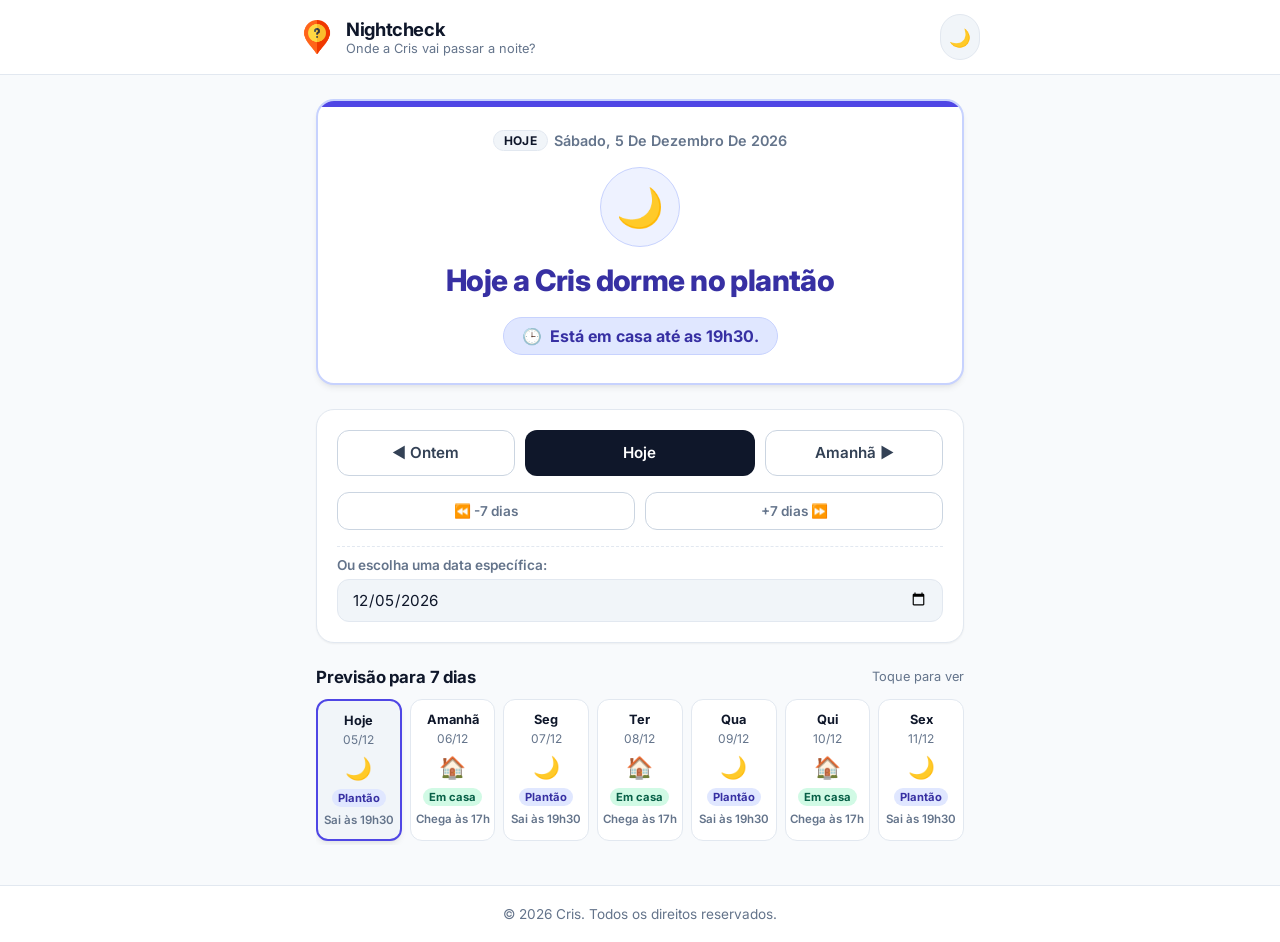
<file: Index.html>
<!DOCTYPE html>
<html lang="pt-BR">
<head>
    <meta charset="UTF-8">
    <meta name="viewport" content="width=device-width, initial-scale=1.0, maximum-scale=5.0">
    <title>Nightcheck • Onde a Cris vai passar a noite?</title>
    
    <!-- Metatags e Favicon -->
    <link rel="icon" type="image/png" href="pin.png">
    <link rel="apple-touch-icon" href="pin.png">
    <link rel="manifest" href="manifest.json">
    <meta name="theme-color" content="#059669">
    <meta name="mobile-web-app-capable" content="yes">
    <meta name="apple-mobile-web-app-capable" content="yes">
    <meta name="apple-mobile-web-app-status-bar-style" content="default">
    <meta name="apple-mobile-web-app-title" content="Nightcheck">
    <meta name="description" content="Consulte onde a Cris vai passar a noite e os horários previstos de chegada em casa.">

    <!-- Tipografia e Estilos -->
    <link rel="preconnect" href="https://fonts.googleapis.com">
    <link rel="preconnect" href="https://fonts.gstatic.com" crossorigin>
    <link href="https://fonts.googleapis.com/css2?family=Inter:wght@400;500;600;700;800&display=swap" rel="stylesheet">
    <link rel="stylesheet" href="styles.css">
</head>
<body>
    <header>
        <div class="header-container">
            <div class="brand">
                <img src="pin.png" alt="Nightcheck Logo" class="brand-icon">
                <div class="brand-text">
                    <h1>Nightcheck</h1>
                    <p>Onde a Cris vai passar a noite?</p>
                </div>
            </div>
            <button id="themeToggle" class="theme-toggle-btn" aria-label="Alternar tema claro/escuro" title="Alternar tema">
                🌙
            </button>
        </div>
    </header>

    <main>
        <!-- Card Principal de Status -->
        <section id="statusCard" class="status-card" aria-live="polite">
            <div class="date-badge">
                <span id="relativeTag" class="relative-tag" style="display: none;">HOJE</span>
                <span id="dateText">Carregando data...</span>
            </div>
            
            <div id="iconWrapper" class="icon-wrapper">
                <span id="statusIcon">🏠</span>
            </div>

            <h2 id="statusTitle" class="status-title">Dormir em Casa</h2>

            <div>
                <span id="timeBadge" class="time-badge">
                    <span>🕒</span>
                    <strong id="timeText">Chega em casa às 17h</strong>
                </span>
            </div>
        </section>

        <!-- Controles de Navegação -->
        <section class="controls-container" aria-label="Controles de data">
            <div class="nav-buttons-primary">
                <button type="button" class="btn-secondary" onclick="navigateDays(-1)" aria-label="Dia anterior">
                    ◀ Ontem
                </button>
                <button type="button" class="btn-today" onclick="navigateToToday()" aria-label="Ir para hoje">
                    Hoje
                </button>
                <button type="button" class="btn-secondary" onclick="navigateDays(1)" aria-label="Próximo dia">
                    Amanhã ▶
                </button>
            </div>

            <div class="nav-buttons-secondary">
                <button type="button" class="btn-secondary btn-sm" onclick="navigateDays(-7)" aria-label="Voltar uma semana">
                    ⏪ -7 dias
                </button>
                <button type="button" class="btn-secondary btn-sm" onclick="navigateDays(7)" aria-label="Avançar uma semana">
                    +7 dias ⏩
                </button>
            </div>

            <div class="date-input-group">
                <label for="datePicker" class="date-input-label">Ou escolha uma data específica:</label>
                <input type="date" id="datePicker" class="date-picker" onchange="onDatePickerChange()">
            </div>
        </section>

        <!-- Previsão dos Próximos 7 Dias -->
        <section class="forecast-section" aria-label="Previsão dos próximos dias">
            <div class="section-header">
                <h2>Previsão para 7 dias</h2>
                <span>Toque para ver</span>
            </div>
            <div id="forecastGrid" class="forecast-grid">
                <!-- Inserido dinamicamente via JS -->
            </div>
        </section>
    </main>

    <footer>
        <p>&copy; <span id="currentYear">2026</span> Cris. Todos os direitos reservados.</p>
    </footer>

    <script>
        // Data base da regra: 01 de Setembro de 2024
        // Dia 01/09/2024: Dorme em Casa (diff = 0 -> 0 % 2 === 0)
        // Dia 02/09/2024: Dorme Fora (diff = 1 -> 1 % 2 !== 0)
        const BASE_DATE = new Date(2024, 8, 1, 12, 0, 0);

        // Estado da data atualmente em exibição
        let activeDate = new Date();

        // Utilitários de data imunes a problemas de timezone UTC
        function toLocalDateString(date) {
            const year = date.getFullYear();
            const month = String(date.getMonth() + 1).padStart(2, '0');
            const day = String(date.getDate()).padStart(2, '0');
            return `${year}-${month}-${day}`;
        }

        function parseLocalDate(dateStr) {
            if (!dateStr) return new Date();
            const [year, month, day] = dateStr.split('-').map(Number);
            return new Date(year, month - 1, day, 12, 0, 0);
        }

        function getCalendarDayDiff(targetDate, baseDate) {
            const d1 = new Date(targetDate.getFullYear(), targetDate.getMonth(), targetDate.getDate(), 12, 0, 0);
            const d2 = new Date(baseDate.getFullYear(), baseDate.getMonth(), baseDate.getDate(), 12, 0, 0);
            const msPerDay = 1000 * 60 * 60 * 24;
            return Math.round((d1.getTime() - d2.getTime()) / msPerDay);
        }

        function isNoiteFora(date) {
            const diffDays = getCalendarDayDiff(date, BASE_DATE);
            return ((diffDays % 2) + 2) % 2 !== 0;
        }

        function formatFullDate(date) {
            const weekday = date.toLocaleDateString('pt-BR', { weekday: 'long' });
            const capitalizedWeekday = weekday.charAt(0).toUpperCase() + weekday.slice(1);
            const day = date.getDate();
            const month = date.toLocaleDateString('pt-BR', { month: 'long' });
            const year = date.getFullYear();
            return `${capitalizedWeekday}, ${day} de ${month} de ${year}`;
        }

        function getRelativeLabel(targetDate) {
            const today = new Date();
            const diff = getCalendarDayDiff(targetDate, today);
            if (diff === 0) return 'HOJE';
            if (diff === 1) return 'AMANHÃ';
            if (diff === -1) return 'ONTEM';
            return null;
        }

        function renderView(date) {
            activeDate = new Date(date.getFullYear(), date.getMonth(), date.getDate(), 12, 0, 0);
            const datePicker = document.getElementById('datePicker');
            datePicker.value = toLocalDateString(activeDate);

            const statusCard = document.getElementById('statusCard');
            const relativeTag = document.getElementById('relativeTag');
            const dateText = document.getElementById('dateText');
            const statusIcon = document.getElementById('statusIcon');
            const statusTitle = document.getElementById('statusTitle');
            const timeText = document.getElementById('timeText');

            const relativeLabel = getRelativeLabel(activeDate);
            if (relativeLabel) {
                relativeTag.textContent = relativeLabel;
                relativeTag.style.display = 'inline-block';
            } else {
                relativeTag.style.display = 'none';
            }

            dateText.textContent = formatFullDate(activeDate);

            const dormeFora = isNoiteFora(activeDate);

            if (dormeFora) {
                statusCard.className = 'status-card fora';
                statusIcon.textContent = '🌙';
                if (relativeLabel === 'HOJE') {
                    statusTitle.textContent = 'Hoje a Cris dorme no plantão';
                } else if (relativeLabel === 'AMANHÃ') {
                    statusTitle.textContent = 'Amanhã a Cris dorme no plantão';
                } else {
                    statusTitle.textContent = 'Noite de plantão (dorme fora)';
                }
                timeText.textContent = 'Está em casa até as 19h30.';
            } else {
                statusCard.className = 'status-card casa';
                statusIcon.textContent = '🏠';
                if (relativeLabel === 'HOJE') {
                    statusTitle.textContent = 'Hoje a Cris dorme em casa';
                } else if (relativeLabel === 'AMANHÃ') {
                    statusTitle.textContent = 'Amanhã a Cris dorme em casa';
                } else {
                    statusTitle.textContent = 'Noite de dormir em casa';
                }
                timeText.textContent = 'Chega em casa às 17h';
            }

            renderForecast();
        }

        function renderForecast() {
            const forecastGrid = document.getElementById('forecastGrid');
            forecastGrid.innerHTML = '';

            const today = new Date();
            const diffFromToday = Math.abs(getCalendarDayDiff(activeDate, today));
            // Se estiver navegando próximo a hoje, inicia por hoje; se foi longe, inicia da activeDate
            const startDate = diffFromToday <= 6 ? today : activeDate;

            for (let i = 0; i < 7; i++) {
                const dayDate = new Date(startDate.getFullYear(), startDate.getMonth(), startDate.getDate() + i, 12, 0, 0);
                const fora = isNoiteFora(dayDate);
                const isActive = getCalendarDayDiff(dayDate, activeDate) === 0;
                const relativeLabel = getRelativeLabel(dayDate);

                const card = document.createElement('div');
                card.className = `forecast-card ${fora ? 'fora' : 'casa'} ${isActive ? 'active' : ''}`;
                card.tabIndex = 0;
                card.setAttribute('role', 'button');
                card.setAttribute('aria-label', `Ver detalhes de ${formatFullDate(dayDate)}`);

                let weekdayLabel = dayDate.toLocaleDateString('pt-BR', { weekday: 'short' }).replace('.', '');
                if (relativeLabel === 'HOJE') weekdayLabel = 'Hoje';
                else if (relativeLabel === 'AMANHÃ') weekdayLabel = 'Amanhã';

                const dayMonth = `${String(dayDate.getDate()).padStart(2, '0')}/${String(dayDate.getMonth() + 1).padStart(2, '0')}`;

                card.innerHTML = `
                    <span class="forecast-weekday">${weekdayLabel}</span>
                    <span class="forecast-date">${dayMonth}</span>
                    <span class="forecast-icon">${fora ? '🌙' : '🏠'}</span>
                    <span class="forecast-pill">${fora ? 'Plantão' : 'Em casa'}</span>
                    <span class="forecast-time">${fora ? 'Sai às 19h30' : 'Chega às 17h'}</span>
                `;

                card.onclick = () => renderView(dayDate);
                card.onkeydown = (e) => {
                    if (e.key === 'Enter' || e.key === ' ') {
                        e.preventDefault();
                        renderView(dayDate);
                    }
                };

                forecastGrid.appendChild(card);
            }
        }

        function navigateDays(days) {
            const nextDate = new Date(activeDate.getFullYear(), activeDate.getMonth(), activeDate.getDate() + days, 12, 0, 0);
            renderView(nextDate);
        }

        function navigateToToday() {
            renderView(new Date());
        }

        function onDatePickerChange() {
            const datePicker = document.getElementById('datePicker');
            if (datePicker.value) {
                renderView(parseLocalDate(datePicker.value));
            }
        }

        // ================= TEMA ESCURO / CLARO =================
        const themeToggle = document.getElementById('themeToggle');
        
        function initTheme() {
            const savedTheme = localStorage.getItem('nightcheck_theme');
            const prefersDark = window.matchMedia && window.matchMedia('(prefers-color-scheme: dark)').matches;
            
            if (savedTheme === 'dark' || (!savedTheme && prefersDark)) {
                document.documentElement.setAttribute('data-theme', 'dark');
                themeToggle.textContent = '☀️';
            } else {
                document.documentElement.setAttribute('data-theme', 'light');
                themeToggle.textContent = '🌙';
            }
        }

        themeToggle.addEventListener('click', () => {
            const currentTheme = document.documentElement.getAttribute('data-theme');
            const nextTheme = currentTheme === 'dark' ? 'light' : 'dark';
            document.documentElement.setAttribute('data-theme', nextTheme);
            themeToggle.textContent = nextTheme === 'dark' ? '☀️' : '🌙';
            localStorage.setItem('nightcheck_theme', nextTheme);
        });

        // Ano dinâmico no footer
        document.getElementById('currentYear').textContent = new Date().getFullYear();

        // Inicialização
        initTheme();
        navigateToToday();
    </script>
</body>
</html>
</file>
<file: styles.css>
:root {
    --bg-app: #f8fafc;
    --bg-card: #ffffff;
    --bg-card-subtle: #f1f5f9;
    --text-main: #0f172a;
    --text-muted: #64748b;
    --border-subtle: #e2e8f0;
    --shadow-sm: 0 1px 2px 0 rgba(0, 0, 0, 0.05);
    --shadow-md: 0 4px 6px -1px rgba(0, 0, 0, 0.07), 0 2px 4px -2px rgba(0, 0, 0, 0.05);
    --shadow-lg: 0 10px 15px -3px rgba(0, 0, 0, 0.08), 0 4px 6px -4px rgba(0, 0, 0, 0.04);

    /* Cores - Em Casa (Esmeralda / Menta) */
    --casa-primary: #059669;
    --casa-bg: #ecfdf5;
    --casa-border: #a7f3d0;
    --casa-text: #065f46;
    --casa-badge-bg: #d1fae5;

    /* Cores - Fora (Índigo / Noturno) */
    --fora-primary: #4f46e5;
    --fora-bg: #eef2ff;
    --fora-border: #c7d2fe;
    --fora-text: #3730a3;
    --fora-badge-bg: #e0e7ff;

    /* Botões & Interação */
    --btn-primary-bg: #0f172a;
    --btn-primary-text: #ffffff;
    --btn-primary-hover: #1e293b;
    --btn-secondary-bg: #ffffff;
    --btn-secondary-text: #334155;
    --btn-secondary-border: #cbd5e1;
    --btn-secondary-hover: #f1f5f9;
    --radius-sm: 8px;
    --radius-md: 12px;
    --radius-lg: 18px;
    --radius-full: 9999px;
}

[data-theme="dark"] {
    --bg-app: #0b0f17;
    --bg-card: #151d2a;
    --bg-card-subtle: #1e293b;
    --text-main: #f8fafc;
    --text-muted: #94a3b8;
    --border-subtle: #263346;
    --shadow-sm: 0 1px 2px 0 rgba(0, 0, 0, 0.4);
    --shadow-md: 0 4px 6px -1px rgba(0, 0, 0, 0.4);
    --shadow-lg: 0 10px 20px -3px rgba(0, 0, 0, 0.5);

    /* Cores - Em Casa (Dark) */
    --casa-primary: #34d399;
    --casa-bg: rgba(16, 185, 129, 0.12);
    --casa-border: rgba(52, 211, 153, 0.25);
    --casa-text: #6ee7b7;
    --casa-badge-bg: rgba(16, 185, 129, 0.22);

    /* Cores - Fora (Dark) */
    --fora-primary: #818cf8;
    --fora-bg: rgba(99, 102, 241, 0.12);
    --fora-border: rgba(129, 140, 248, 0.25);
    --fora-text: #a5b4fc;
    --fora-badge-bg: rgba(99, 102, 241, 0.22);

    /* Botões & Interação (Dark) */
    --btn-primary-bg: #38bdf8;
    --btn-primary-text: #0b0f17;
    --btn-primary-hover: #7dd3fc;
    --btn-secondary-bg: #1e293b;
    --btn-secondary-text: #e2e8f0;
    --btn-secondary-border: #334155;
    --btn-secondary-hover: #2d3d52;
}

* {
    box-sizing: border-box;
    margin: 0;
    padding: 0;
}

body {
    font-family: 'Inter', -apple-system, BlinkMacSystemFont, 'Segoe UI', Roboto, Helvetica, Arial, sans-serif;
    background-color: var(--bg-app);
    color: var(--text-main);
    min-height: 100vh;
    display: flex;
    flex-direction: column;
    justify-content: space-between;
    text-rendering: optimizeLegibility;
    -webkit-font-smoothing: antialiased;
    transition: background-color 0.3s ease, color 0.3s ease;
}

/* ================= HEADER ================= */
header {
    background: var(--bg-card);
    border-bottom: 1px solid var(--border-subtle);
    padding: 14px 20px;
    position: sticky;
    top: 0;
    z-index: 20;
    transition: background-color 0.3s ease, border-color 0.3s ease;
}

.header-container {
    max-width: 680px;
    margin: 0 auto;
    display: flex;
    align-items: center;
    justify-content: space-between;
}

.brand {
    display: flex;
    align-items: center;
    gap: 12px;
}

.brand-icon {
    width: 34px;
    height: 34px;
    border-radius: var(--radius-sm);
    object-fit: contain;
}

.brand-text h1 {
    font-size: 1.15rem;
    font-weight: 700;
    letter-spacing: -0.02em;
    color: var(--text-main);
    line-height: 1.2;
}

.brand-text p {
    font-size: 0.8rem;
    color: var(--text-muted);
}

.theme-toggle-btn {
    background: var(--bg-card-subtle);
    border: 1px solid var(--border-subtle);
    color: var(--text-main);
    border-radius: var(--radius-full);
    width: 40px;
    height: 40px;
    display: flex;
    align-items: center;
    justify-content: center;
    cursor: pointer;
    font-size: 1.1rem;
    transition: transform 0.2s ease, background-color 0.2s ease;
}

.theme-toggle-btn:hover {
    transform: scale(1.06);
}

/* ================= MAIN CONTENT ================= */
main {
    max-width: 680px;
    width: 100%;
    margin: 0 auto;
    padding: 24px 16px 40px;
    flex: 1;
    display: flex;
    flex-direction: column;
    gap: 24px;
}

/* ================= CARD PRINCIPAL DE STATUS ================= */
.status-card {
    background-color: var(--bg-card);
    border: 2px solid var(--border-subtle);
    border-radius: var(--radius-lg);
    padding: 28px 24px;
    text-align: center;
    box-shadow: var(--shadow-md);
    transition: all 0.3s cubic-bezier(0.4, 0, 0.2, 1);
    position: relative;
    overflow: hidden;
}

.status-card::before {
    content: '';
    position: absolute;
    top: 0;
    left: 0;
    right: 0;
    height: 6px;
    background: var(--border-subtle);
    transition: background 0.3s ease;
}

/* Variação Em Casa */
.status-card.casa {
    border-color: var(--casa-border);
    background-color: var(--bg-card);
}

.status-card.casa::before {
    background: var(--casa-primary);
}

.status-card.casa .icon-wrapper {
    background-color: var(--casa-bg);
    color: var(--casa-primary);
    border: 1px solid var(--casa-border);
}

.status-card.casa .status-title {
    color: var(--casa-text);
}

.status-card.casa .time-badge {
    background-color: var(--casa-badge-bg);
    color: var(--casa-text);
    border: 1px solid var(--casa-border);
}

/* Variação Fora */
.status-card.fora {
    border-color: var(--fora-border);
    background-color: var(--bg-card);
}

.status-card.fora::before {
    background: var(--fora-primary);
}

.status-card.fora .icon-wrapper {
    background-color: var(--fora-bg);
    color: var(--fora-primary);
    border: 1px solid var(--fora-border);
}

.status-card.fora .status-title {
    color: var(--fora-text);
}

.status-card.fora .time-badge {
    background-color: var(--fora-badge-bg);
    color: var(--fora-text);
    border: 1px solid var(--fora-border);
}

/* Elementos internos do Card */
.date-badge {
    display: inline-flex;
    align-items: center;
    gap: 6px;
    font-size: 0.9rem;
    font-weight: 600;
    color: var(--text-muted);
    margin-bottom: 16px;
    text-transform: capitalize;
}

.date-badge .relative-tag {
    background: var(--bg-card-subtle);
    padding: 2px 10px;
    border-radius: var(--radius-full);
    font-size: 0.75rem;
    font-weight: 700;
    letter-spacing: 0.03em;
    text-transform: uppercase;
    color: var(--text-main);
    border: 1px solid var(--border-subtle);
}

.icon-wrapper {
    width: 80px;
    height: 80px;
    border-radius: 50%;
    margin: 0 auto 16px;
    display: flex;
    align-items: center;
    justify-content: center;
    font-size: 2.4rem;
    transition: all 0.3s ease;
}

.status-title {
    font-size: 1.85rem;
    font-weight: 800;
    line-height: 1.2;
    margin-bottom: 12px;
    letter-spacing: -0.02em;
}

.time-badge {
    display: inline-flex;
    align-items: center;
    gap: 8px;
    padding: 8px 18px;
    border-radius: var(--radius-full);
    font-size: 1rem;
    font-weight: 600;
    margin-top: 6px;
}

/* ================= CONTROLES DE NAVEGAÇÃO ================= */
.controls-container {
    background: var(--bg-card);
    border: 1px solid var(--border-subtle);
    border-radius: var(--radius-lg);
    padding: 20px;
    box-shadow: var(--shadow-sm);
    display: flex;
    flex-direction: column;
    gap: 16px;
}

.nav-buttons-primary {
    display: grid;
    grid-template-columns: 1fr 1.3fr 1fr;
    gap: 10px;
}

.nav-buttons-secondary {
    display: grid;
    grid-template-columns: 1fr 1fr;
    gap: 10px;
}

button {
    font-family: inherit;
    font-size: 0.95rem;
    font-weight: 600;
    padding: 12px 14px;
    border-radius: var(--radius-md);
    cursor: pointer;
    transition: all 0.2s ease;
    display: inline-flex;
    align-items: center;
    justify-content: center;
    gap: 6px;
    min-height: 46px;
}

.btn-secondary {
    background: var(--btn-secondary-bg);
    color: var(--btn-secondary-text);
    border: 1px solid var(--btn-secondary-border);
}

.btn-secondary:hover {
    background: var(--btn-secondary-hover);
    border-color: var(--text-muted);
}

.btn-today {
    background: var(--btn-primary-bg);
    color: var(--btn-primary-text);
    border: 1px solid transparent;
}

.btn-today:hover {
    background: var(--btn-primary-hover);
    transform: translateY(-1px);
    box-shadow: var(--shadow-sm);
}

.btn-sm {
    font-size: 0.85rem;
    padding: 8px 12px;
    min-height: 38px;
    color: var(--text-muted);
}

.date-input-group {
    display: flex;
    flex-direction: column;
    gap: 6px;
    padding-top: 10px;
    border-top: 1px dashed var(--border-subtle);
}

.date-input-label {
    font-size: 0.85rem;
    font-weight: 600;
    color: var(--text-muted);
}

.date-picker {
    font-family: inherit;
    font-size: 0.95rem;
    color: var(--text-main);
    background-color: var(--bg-card-subtle);
    border: 1px solid var(--border-subtle);
    border-radius: var(--radius-md);
    padding: 10px 14px;
    width: 100%;
    outline: none;
    transition: border-color 0.2s, box-shadow 0.2s;
}

.date-picker:focus {
    border-color: var(--casa-primary);
    box-shadow: 0 0 0 3px rgba(16, 185, 129, 0.2);
}

/* ================= PREVISÃO DOS PRÓXIMOS DIAS ================= */
.forecast-section {
    display: flex;
    flex-direction: column;
    gap: 12px;
}

.section-header {
    display: flex;
    align-items: center;
    justify-content: space-between;
}

.section-header h2 {
    font-size: 1.05rem;
    font-weight: 700;
    color: var(--text-main);
    letter-spacing: -0.01em;
}

.section-header span {
    font-size: 0.8rem;
    color: var(--text-muted);
}

.forecast-grid {
    display: grid;
    grid-template-columns: repeat(7, 1fr);
    gap: 8px;
    overflow-x: auto;
    padding-bottom: 4px;
}

.forecast-card {
    background: var(--bg-card);
    border: 1px solid var(--border-subtle);
    border-radius: var(--radius-md);
    padding: 12px 6px;
    text-align: center;
    cursor: pointer;
    transition: all 0.2s ease;
    display: flex;
    flex-direction: column;
    align-items: center;
    gap: 4px;
    user-select: none;
    min-width: 76px;
}

.forecast-card:hover {
    transform: translateY(-2px);
    box-shadow: var(--shadow-sm);
    border-color: var(--text-muted);
}

.forecast-card.active {
    border-width: 2px;
    border-color: var(--text-main);
    box-shadow: var(--shadow-md);
    background-color: var(--bg-card-subtle);
}

.forecast-card.active.casa {
    border-color: var(--casa-primary);
}

.forecast-card.active.fora {
    border-color: var(--fora-primary);
}

.forecast-weekday {
    font-size: 0.8rem;
    font-weight: 700;
    color: var(--text-main);
    text-transform: capitalize;
}

.forecast-date {
    font-size: 0.75rem;
    color: var(--text-muted);
}

.forecast-icon {
    font-size: 1.35rem;
    margin: 4px 0;
}

.forecast-pill {
    font-size: 0.7rem;
    font-weight: 700;
    padding: 2px 6px;
    border-radius: var(--radius-full);
}

.forecast-card.casa .forecast-pill {
    background: var(--casa-badge-bg);
    color: var(--casa-text);
}

.forecast-card.fora .forecast-pill {
    background: var(--fora-badge-bg);
    color: var(--fora-text);
}

.forecast-time {
    font-size: 0.72rem;
    color: var(--text-muted);
    font-weight: 600;
    white-space: nowrap;
    margin-top: 2px;
}

/* ================= FOOTER ================= */
footer {
    border-top: 1px solid var(--border-subtle);
    padding: 20px;
    text-align: center;
    background: var(--bg-card);
    color: var(--text-muted);
    font-size: 0.85rem;
}

/* ================= RESPONSIVO MOBILE ================= */
@media (max-width: 600px) {
    main {
        padding: 16px 12px 32px;
        gap: 18px;
    }

    .status-card {
        padding: 22px 16px;
    }

    .status-title {
        font-size: 1.5rem;
    }

    .icon-wrapper {
        width: 68px;
        height: 68px;
        font-size: 2rem;
    }

    .time-badge {
        font-size: 0.9rem;
        padding: 6px 14px;
    }

    .forecast-grid {
        display: flex;
        overflow-x: auto;
        scroll-snap-type: x mandatory;
        -webkit-overflow-scrolling: touch;
        padding-bottom: 8px;
    }

    .forecast-card {
        flex: 0 0 calc(28% - 6px);
        scroll-snap-align: start;
        min-width: 88px;
    }
}
</file>
